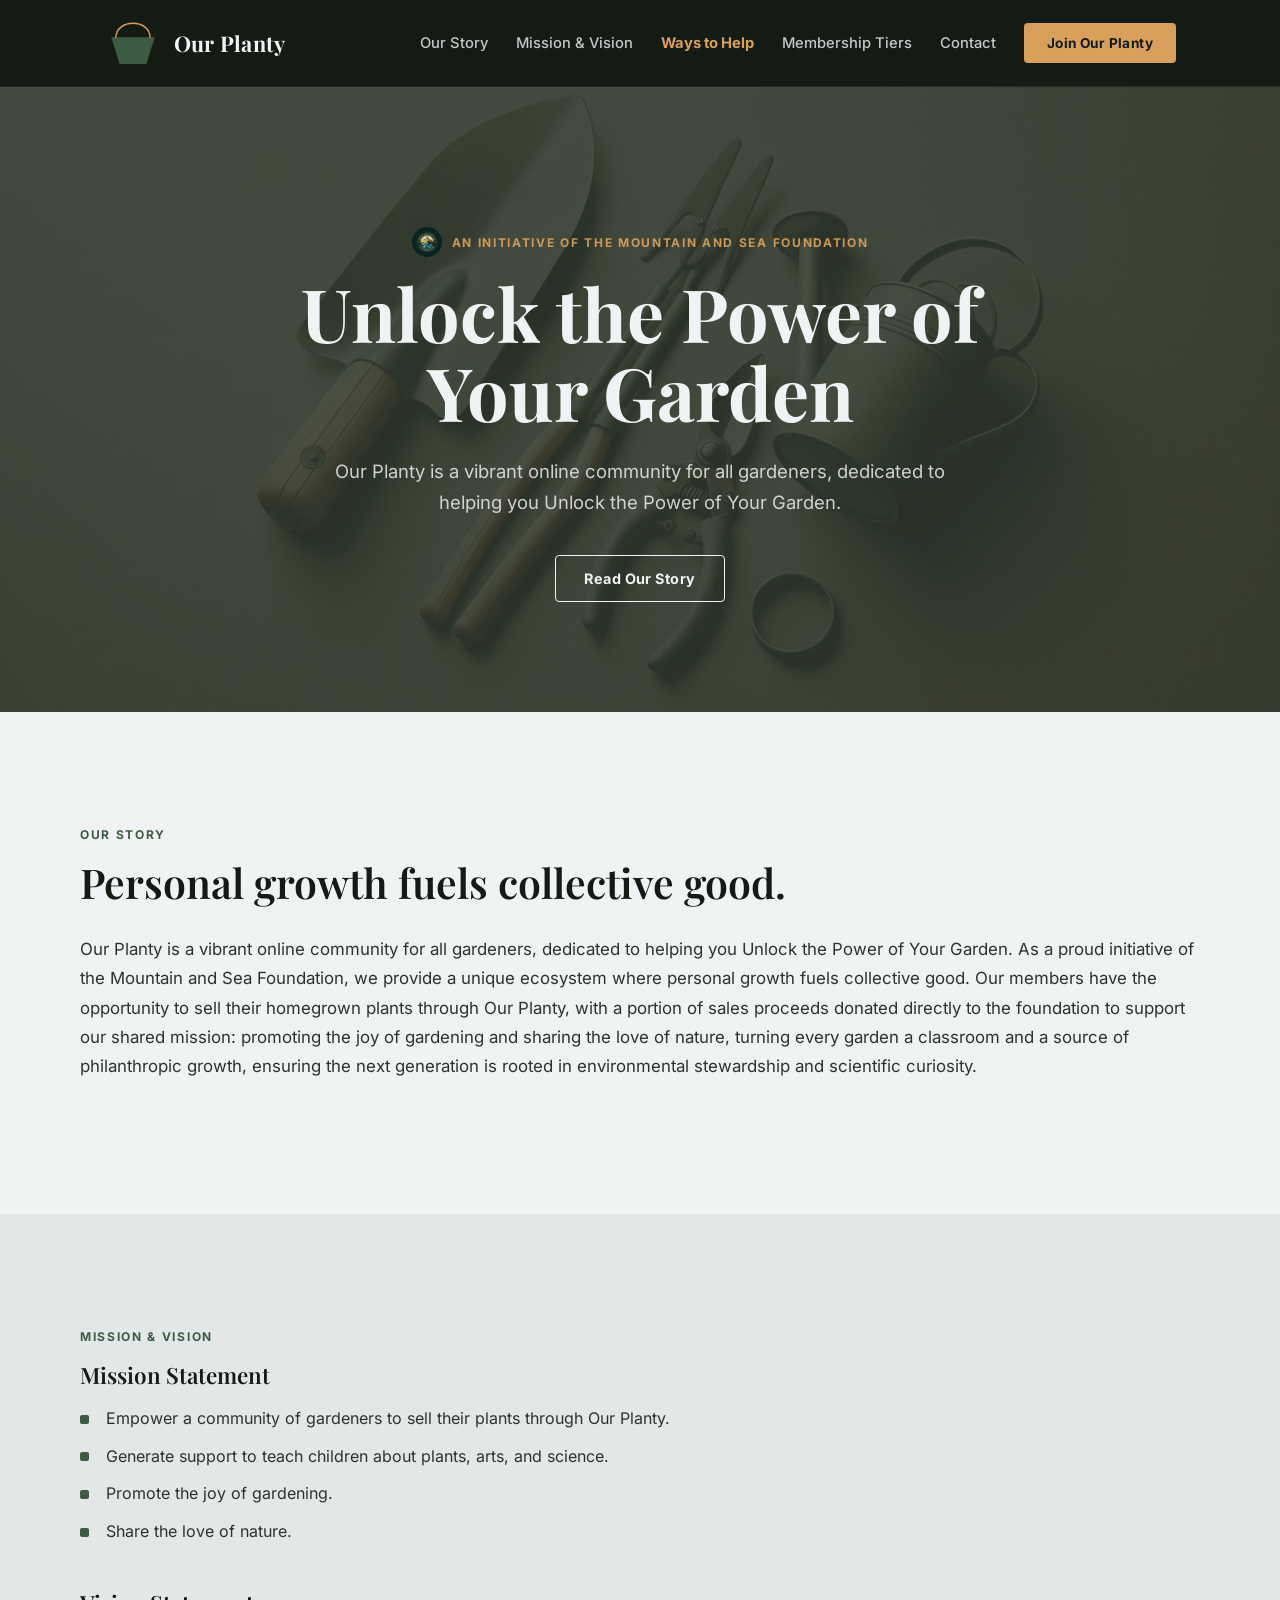
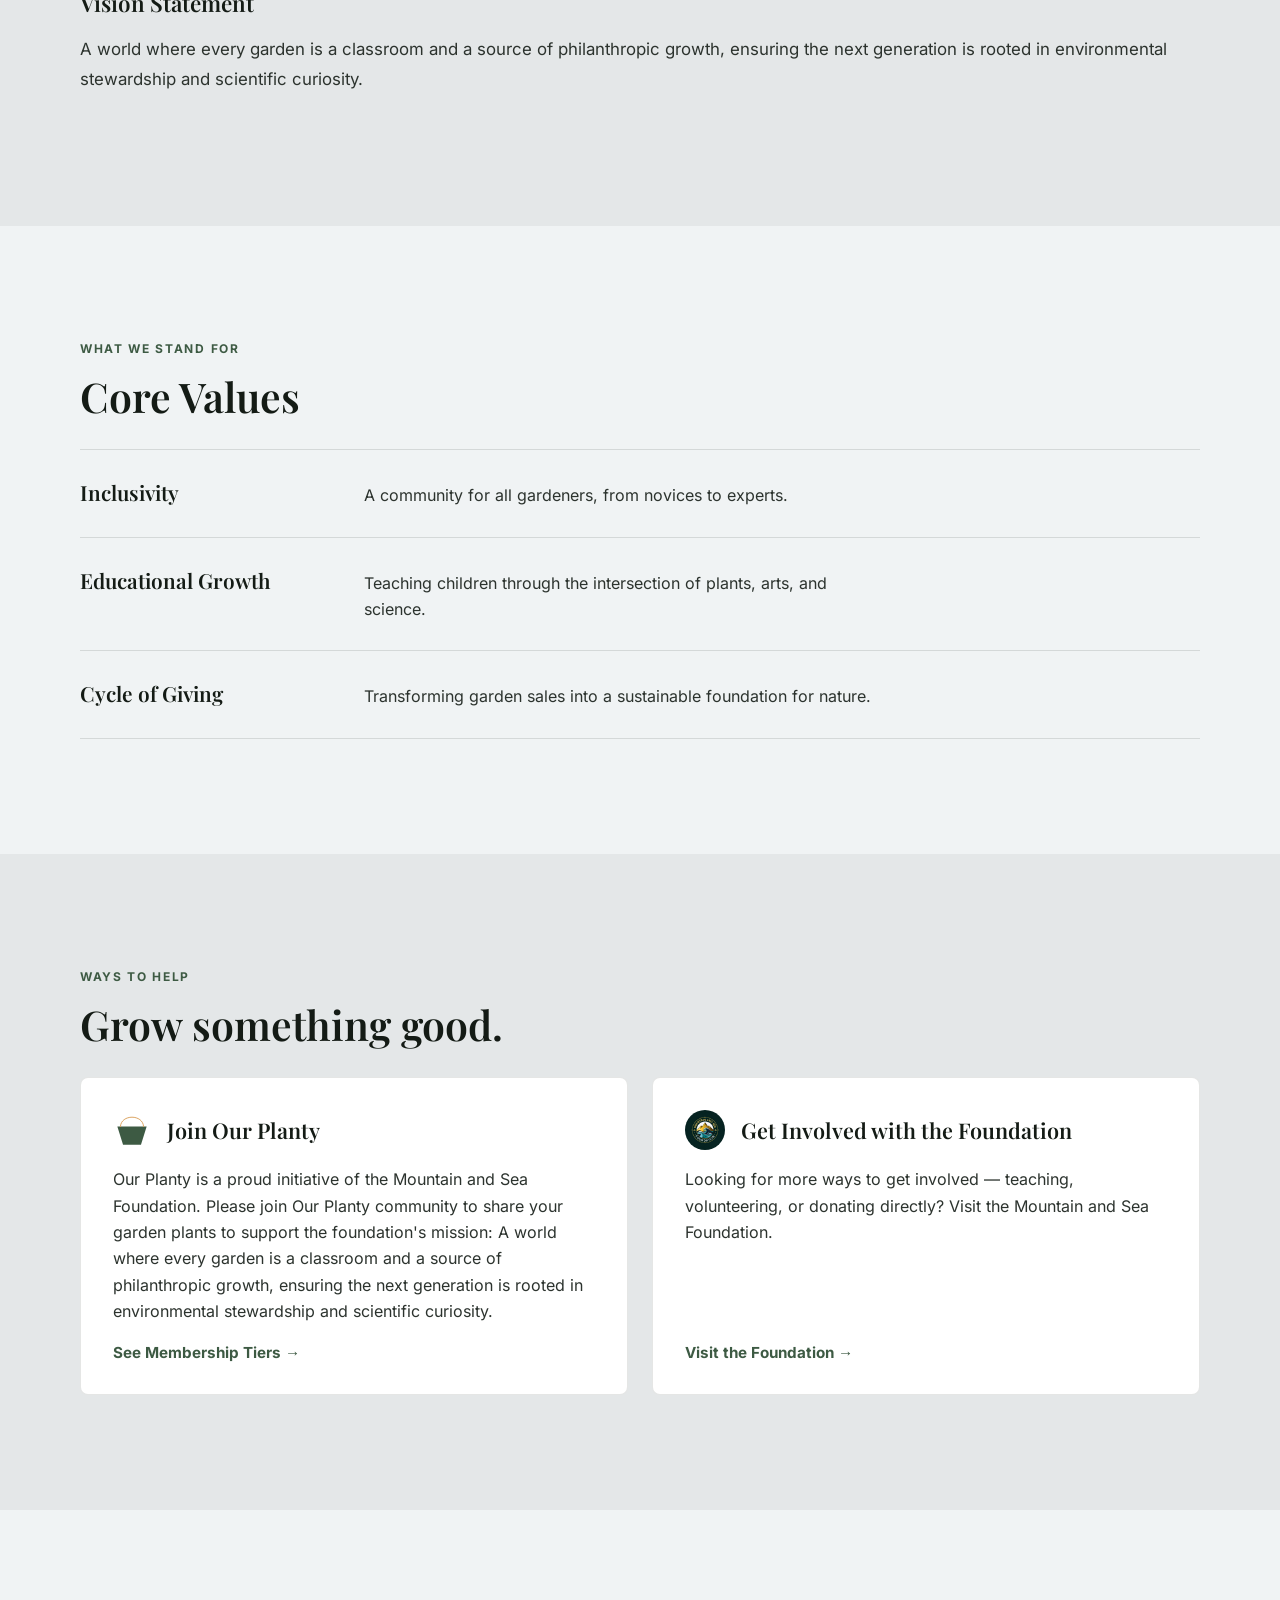
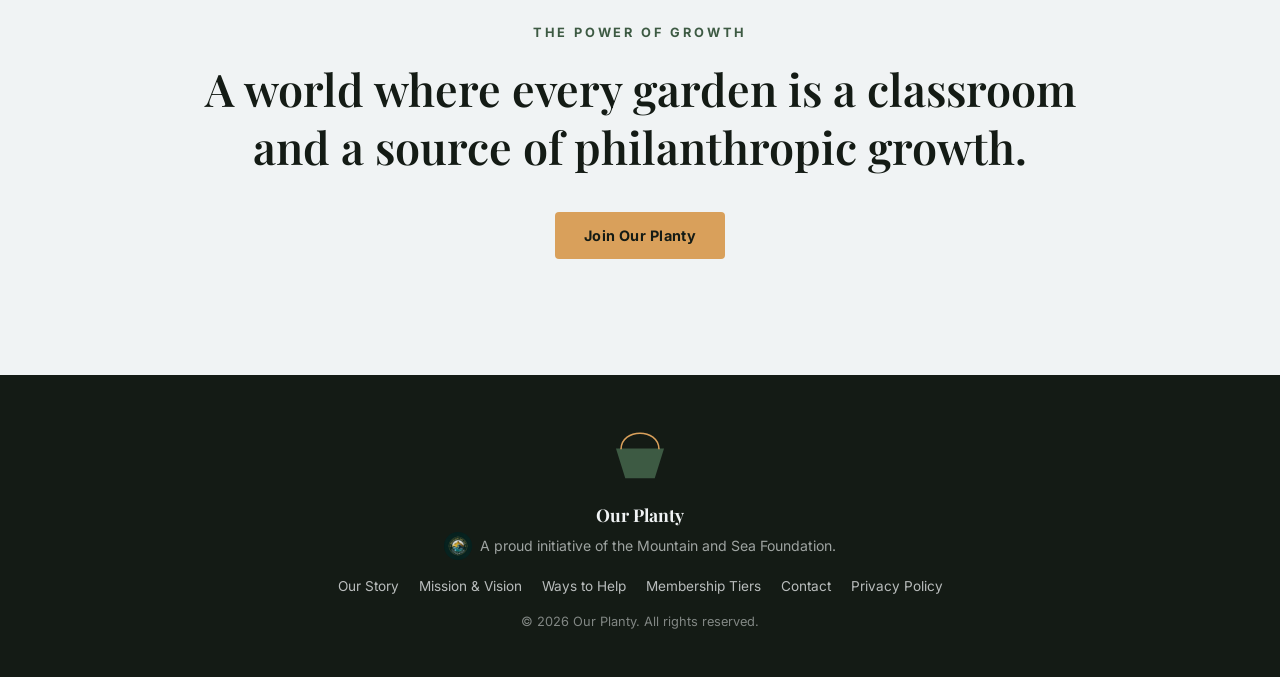
<file: index.html>
<!DOCTYPE html>
<html lang="en">
<head>
<meta charset="UTF-8">
<meta name="viewport" content="width=device-width, initial-scale=1.0">
<title>Our Planty — Unlock the Power of Your Garden</title>
<meta name="description" content="Our Planty is a community of gardeners who sell what they grow — with proceeds supporting the Mountain and Sea Foundation's gardening and education programs.">
<link rel="icon" type="image/svg+xml" href="assets/favicon.svg">
<link rel="icon" type="image/png" href="assets/favicon.png">
<link rel="stylesheet" href="style.css">
</head>
<body>

<a class="skip-link" href="#story">Skip to content</a>

<header class="nav">
  <div class="nav-inner">
    <a href="https://ourplanty.com" class="nav-brand">
      <svg class="nav-logo" viewBox="0 0 320 330" fill="none" xmlns="http://www.w3.org/2000/svg" role="img" aria-label="Our Planty">
        <polygon points="36,132 284,132 236,285 84,285" fill="#3D5A43"/>
        <path d="M 62 135 C 65 25, 255 25, 258 135" stroke="#D9A05B" stroke-width="8" fill="none"/>
      </svg>
      <span class="nav-wordmark">Our Planty</span>
    </a>
    <nav class="nav-links" aria-label="Primary">
      <a href="#story">Our Story</a>
      <a href="#mission">Mission &amp; Vision</a>
      <a href="#help">Ways to Help</a>
      <a href="membership.html">Membership Tiers</a>
      <a href="contact.html">Contact</a>
    </nav>
    <a href="membership.html" class="btn btn-brass nav-cta">Join Our Planty</a>
    <button class="nav-toggle" aria-label="Open menu" aria-expanded="false" aria-controls="mobile-menu">
      <span></span><span></span><span></span>
    </button>
  </div>
  <nav id="mobile-menu" class="mobile-menu" aria-label="Mobile">
    <a href="#story">Our Story</a>
    <a href="#mission">Mission &amp; Vision</a>
    <a href="#help">Ways to Help</a>
    <a href="membership.html">Membership Tiers</a>
    <a href="contact.html">Contact</a>
    <a href="membership.html" class="btn btn-brass">Join Our Planty</a>
  </nav>
</header>

<main>

  <section class="hero">
    <img src="assets/GardenTools.png" alt="" aria-hidden="true" class="hero-bg-img" loading="eager">
    <div class="hero-inner">
      <a href="https://mountainandseafoundation.org" class="hero-credit" target="_blank" rel="noopener">
        <img src="assets/mountain-and-sea-logo.png" alt="Mountain and Sea Foundation" class="hero-credit-logo">
        <span class="eyebrow eyebrow-light">An initiative of the Mountain and Sea Foundation</span>
      </a>
      <h1 class="hero-headline">Unlock the Power of Your Garden</h1>
      <p class="hero-sub">Our Planty is a vibrant online community for all gardeners, dedicated to helping you Unlock the Power of Your Garden.</p>
      <div class="hero-actions">
        <a href="#story" class="btn btn-ghost">Read Our Story</a>
      </div>
    </div>
  </section>

  <section class="section section-light" id="story">
    <p class="eyebrow">Our Story</p>
    <h2 class="section-heading">Personal growth fuels collective good.</h2>
    <p class="body-text">Our Planty is a vibrant online community for all gardeners, dedicated to helping you Unlock the Power of Your Garden. As a proud initiative of the Mountain and Sea Foundation, we provide a unique ecosystem where personal growth fuels collective good. Our members have the opportunity to sell their homegrown plants through Our Planty, with a portion of sales proceeds donated directly to the foundation to support our shared mission: promoting the joy of gardening and sharing the love of nature, turning every garden a classroom and a source of philanthropic growth, ensuring the next generation is rooted in environmental stewardship and scientific curiosity.</p>
  </section>

  <section class="section section-tint" id="mission">
    <p class="eyebrow">Mission &amp; Vision</p>
    <h2 class="visually-hidden">Mission &amp; Vision</h2>
    <div class="mv-flow">
      <div class="mv-block">
        <h3>Mission Statement</h3>
        <ul class="bullet-list">
          <li>Empower a community of gardeners to sell their plants through Our Planty.</li>
          <li>Generate support to teach children about plants, arts, and science.</li>
          <li>Promote the joy of gardening.</li>
          <li>Share the love of nature.</li>
        </ul>
      </div>
      <div class="mv-block">
        <h3>Vision Statement</h3>
        <p class="body-text">A world where every garden is a classroom and a source of philanthropic growth, ensuring the next generation is rooted in environmental stewardship and scientific curiosity.</p>
      </div>
    </div>
  </section>

  <section class="section section-light" id="values">
    <p class="eyebrow">What We Stand For</p>
    <h2 class="section-heading">Core Values</h2>
    <div class="values-flow">
      <article class="value-block">
        <h3>Inclusivity</h3>
        <p>A community for all gardeners, from novices to experts.</p>
      </article>
      <article class="value-block">
        <h3>Educational Growth</h3>
        <p>Teaching children through the intersection of plants, arts, and science.</p>
      </article>
      <article class="value-block">
        <h3>Cycle of Giving</h3>
        <p>Transforming garden sales into a sustainable foundation for nature.</p>
      </article>
    </div>
  </section>

  <section class="section section-tint" id="help">
    <p class="eyebrow">Ways to Help</p>
    <h2 class="section-heading">Grow something good.</h2>
    <div class="help-grid">
      <article class="help-card">
        <div class="help-card-head">
          <a href="membership.html" aria-label="Our Planty" class="icon-chip">
            <svg class="planty-mark" viewBox="0 0 320 330" fill="none" xmlns="http://www.w3.org/2000/svg" aria-hidden="true">
              <polygon points="36,132 284,132 236,285 84,285" fill="#3D5A43"/>
              <path d="M 62 135 C 65 25, 255 25, 258 135" stroke="#D9A05B" stroke-width="8" fill="none"/>
            </svg>
          </a>
          <h3>Join Our Planty</h3>
        </div>
        <p>Our Planty is a proud initiative of the Mountain and Sea Foundation. Please join Our Planty community to share your garden plants to support the foundation's mission: A world where every garden is a classroom and a source of philanthropic growth, ensuring the next generation is rooted in environmental stewardship and scientific curiosity.</p>
        <a href="membership.html" class="support-link">See Membership Tiers &rarr;</a>
      </article>
      <article class="help-card">
        <div class="help-card-head">
          <a href="https://mountainandseafoundation.org" target="_blank" rel="noopener" aria-label="Mountain and Sea Foundation">
            <img src="assets/mountain-and-sea-logo.png" alt="Mountain and Sea Foundation" class="help-card-logo">
          </a>
          <h3>Get Involved with the Foundation</h3>
        </div>
        <p>Looking for more ways to get involved — teaching, volunteering, or donating directly? Visit the Mountain and Sea Foundation.</p>
        <a href="https://mountainandseafoundation.org" class="support-link" target="_blank" rel="noopener">Visit the Foundation &rarr;</a>
      </article>
    </div>
  </section>

  <section class="closing">
    <p class="closing-tagline">The Power of Growth</p>
    <h2 class="closing-heading">A world where every garden is a classroom and a source of philanthropic growth.</h2>
    <div class="hero-actions">
      <a href="membership.html" class="btn btn-brass">Join Our Planty</a>
    </div>
  </section>

</main>

<footer class="footer">
  <a href="https://ourplanty.com" aria-label="Our Planty" class="footer-logo-link">
    <svg class="footer-logo" viewBox="0 0 320 330" fill="none" xmlns="http://www.w3.org/2000/svg" role="img" aria-label="Our Planty">
        <polygon points="36,132 284,132 236,285 84,285" fill="#3D5A43"/>
        <path d="M 62 135 C 65 25, 255 25, 258 135" stroke="#D9A05B" stroke-width="8" fill="none"/>
      </svg>
  </a>
  <p class="footer-wordmark">Our Planty</p>
  <a href="https://mountainandseafoundation.org" class="footer-credit" target="_blank" rel="noopener">
    <img src="assets/mountain-and-sea-logo.png" alt="Mountain and Sea Foundation" class="footer-credit-logo">
    <span class="footer-sub">A proud initiative of the Mountain and Sea Foundation.</span>
  </a>
  <nav class="footer-links" aria-label="Footer">
    <a href="index.html#story">Our Story</a>
    <a href="index.html#mission">Mission &amp; Vision</a>
    <a href="index.html#help">Ways to Help</a>
    <a href="membership.html">Membership Tiers</a>
    <a href="contact.html">Contact</a>
    <a href="privacy.html">Privacy Policy</a>
  </nav>
  <p class="footer-copy">&copy; <span id="year"></span> Our Planty. All rights reserved.</p>
</footer>

<script src="script.js"></script>
</body>
</html>
</file>
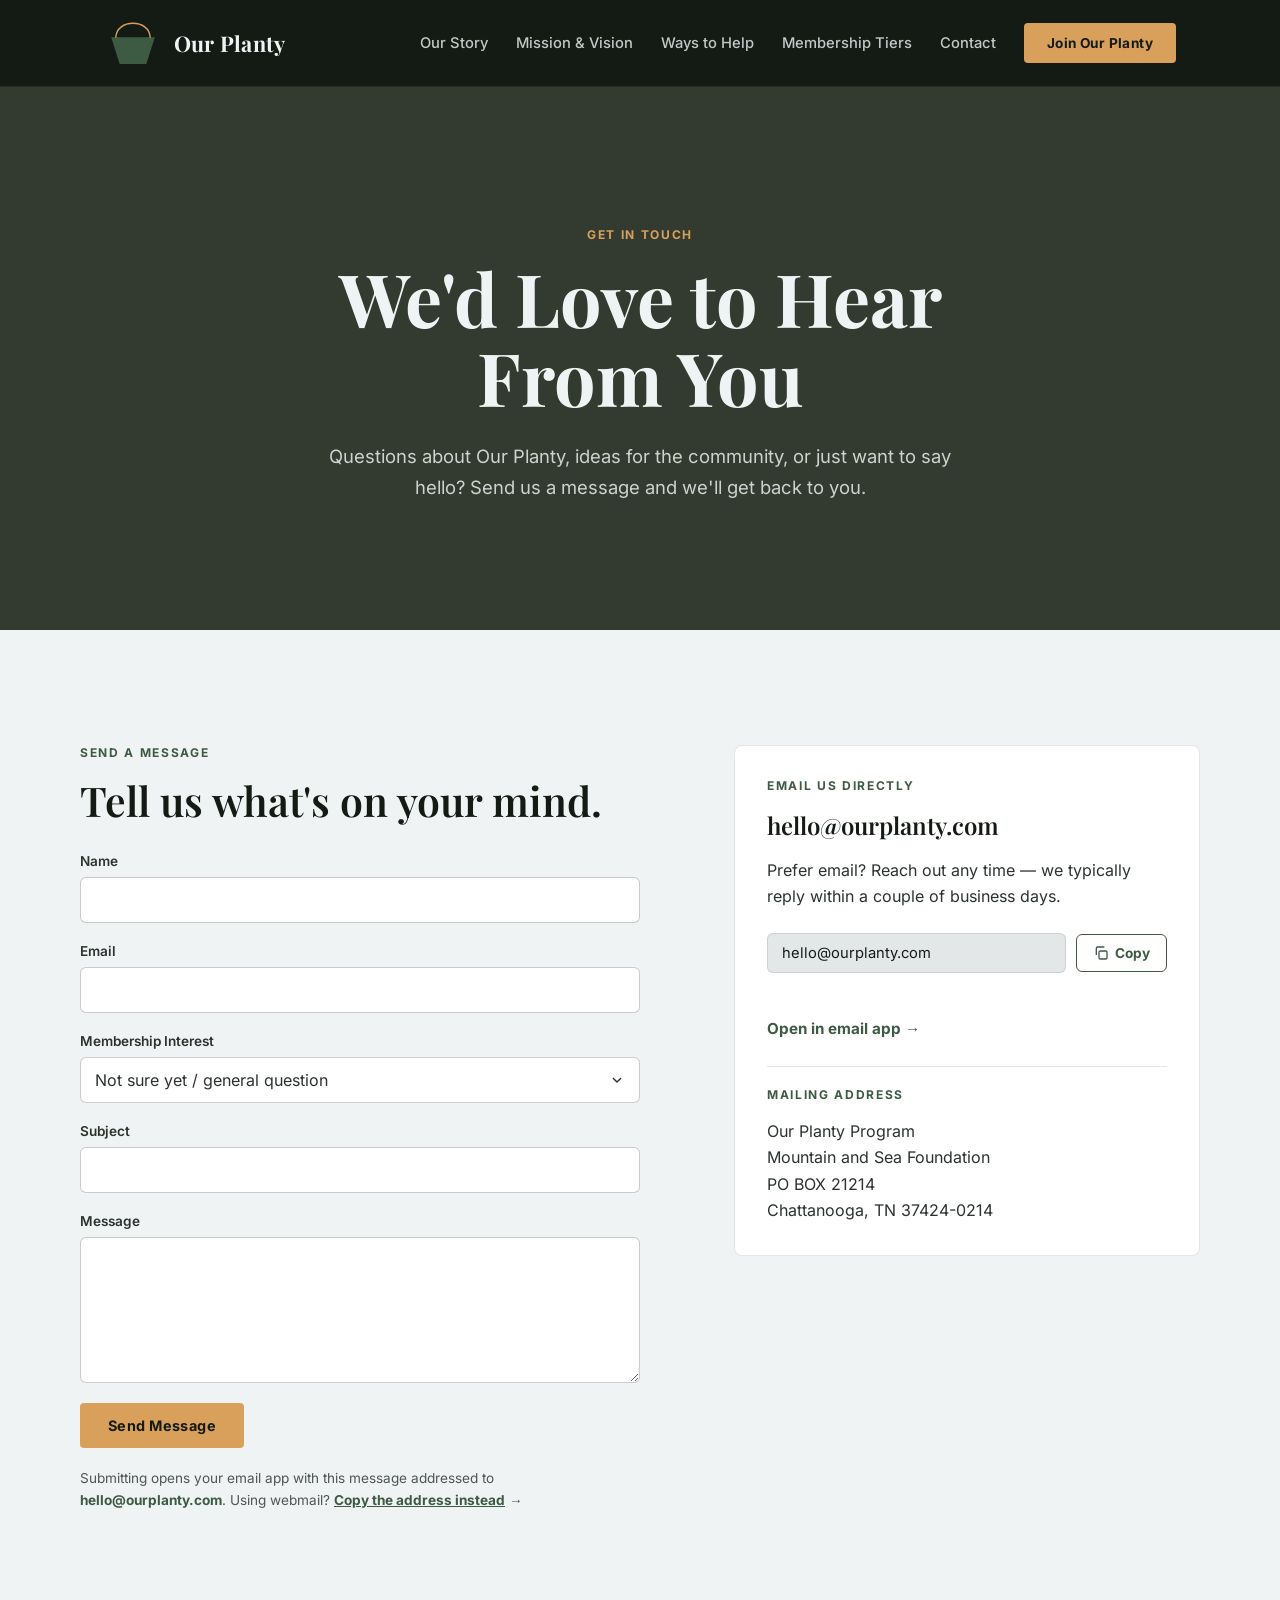
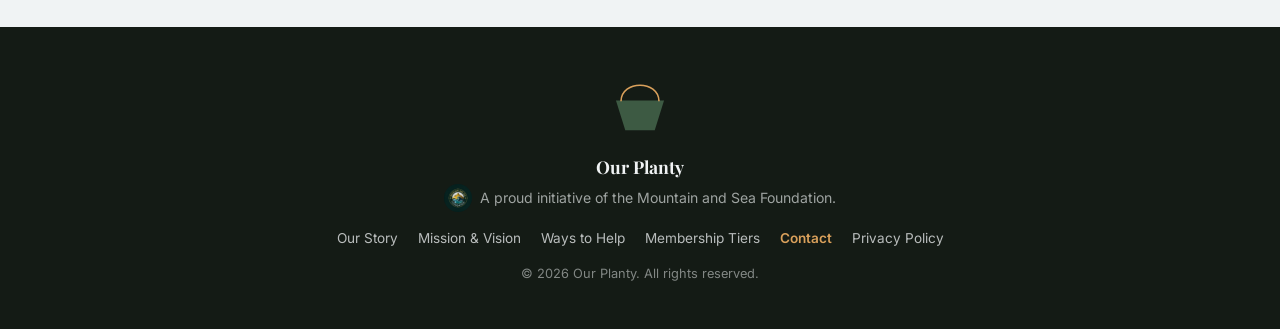
<file: contact.html>
<!DOCTYPE html>
<html lang="en">
<head>
<meta charset="UTF-8">
<meta name="viewport" content="width=device-width, initial-scale=1.0">
<title>Contact Us — Our Planty</title>
<meta name="description" content="Get in touch with Our Planty. Email hello@ourplanty.com or send us a message directly.">
<link rel="icon" type="image/svg+xml" href="assets/favicon.svg">
<link rel="icon" type="image/png" href="assets/favicon.png">
<link rel="stylesheet" href="style.css">
</head>
<body>

<a class="skip-link" href="#contact-main">Skip to content</a>

<header class="nav">
  <div class="nav-inner">
    <a href="https://ourplanty.com" class="nav-brand">
      <svg class="nav-logo" viewBox="0 0 320 330" fill="none" xmlns="http://www.w3.org/2000/svg" role="img" aria-label="Our Planty">
        <polygon points="36,132 284,132 236,285 84,285" fill="#3D5A43"/>
        <path d="M 62 135 C 65 25, 255 25, 258 135" stroke="#D9A05B" stroke-width="8" fill="none"/>
      </svg>
      <span class="nav-wordmark">Our Planty</span>
    </a>
    <nav class="nav-links" aria-label="Primary">
      <a href="index.html#story">Our Story</a>
      <a href="index.html#mission">Mission &amp; Vision</a>
      <a href="index.html#help">Ways to Help</a>
      <a href="membership.html">Membership Tiers</a>
      <a href="contact.html" aria-current="page">Contact</a>
    </nav>
    <a href="membership.html" class="btn btn-brass nav-cta">Join Our Planty</a>
    <button class="nav-toggle" aria-label="Open menu" aria-expanded="false" aria-controls="mobile-menu">
      <span></span><span></span><span></span>
    </button>
  </div>
  <nav id="mobile-menu" class="mobile-menu" aria-label="Mobile">
    <a href="index.html#story">Our Story</a>
    <a href="index.html#mission">Mission &amp; Vision</a>
    <a href="index.html#help">Ways to Help</a>
    <a href="membership.html">Membership Tiers</a>
    <a href="contact.html" aria-current="page">Contact</a>
    <a href="membership.html" class="btn btn-brass">Join Our Planty</a>
  </nav>
</header>

<main>

  <section class="hero contact-hero">
    <div class="hero-inner">
      <p class="eyebrow eyebrow-light">Get in Touch</p>
      <h1 class="hero-headline contact-headline">We'd Love to Hear From You</h1>
      <p class="hero-sub">Questions about Our Planty, ideas for the community, or just want to say hello? Send us a message and we'll get back to you.</p>
    </div>
  </section>

  <section class="section section-light" id="contact-main">
    <div class="contact-grid">

      <div class="contact-form-wrap">
        <p class="eyebrow">Send a Message</p>
        <h2 class="section-heading">Tell us what's on your mind.</h2>
        <form class="contact-form" id="contact-form">
          <div class="form-row">
            <label for="cf-name">Name</label>
            <input type="text" id="cf-name" name="name" autocomplete="name" required>
          </div>
          <div class="form-row">
            <label for="cf-email">Email</label>
            <input type="email" id="cf-email" name="email" autocomplete="email" required>
          </div>
          <div class="form-row">
            <label for="cf-membership">Membership Interest</label>
            <select id="cf-membership" name="membership">
              <option value="">Not sure yet / general question</option>
              <option value="Dirt Digger">Dirt Digger — just getting started ($15 join fee)</option>
              <option value="Petal Pusher">Petal Pusher — 5 sales or $150 in lifetime sales</option>
              <option value="Terra Titan">Terra Titan — 20 sales or $600 in lifetime sales</option>
              <option value="Bloom Royalty">Bloom Royalty — 60 sales or $2,000 in lifetime sales</option>
            </select>
          </div>
          <div class="form-row">
            <label for="cf-subject">Subject</label>
            <input type="text" id="cf-subject" name="subject" autocomplete="off">
          </div>
          <div class="form-row">
            <label for="cf-message">Message</label>
            <textarea id="cf-message" name="message" rows="6" required></textarea>
          </div>
          <button type="submit" class="btn btn-brass">Send Message</button>
          <p class="form-note" id="form-note">Submitting opens your email app with this message addressed to <strong>hello@ourplanty.com</strong>. Using webmail? <a href="#email-info">Copy the address instead</a> &rarr;</p>
          <p class="form-status" id="form-status" role="status" aria-live="polite"></p>
        </form>
      </div>

      <aside class="contact-info-card" id="email-info">
        <p class="eyebrow">Email Us Directly</p>
        <h2>hello@ourplanty.com</h2>
        <p class="contact-info-text">Prefer email? Reach out any time — we typically reply within a couple of business days.</p>
        <div class="email-copy-row">
          <code class="email-display" id="email-display">hello@ourplanty.com</code>
          <button type="button" class="copy-btn" id="copy-email-btn" aria-label="Copy email address to clipboard">
            <svg class="copy-icon" viewBox="0 0 24 24" fill="none" xmlns="http://www.w3.org/2000/svg" aria-hidden="true">
              <rect x="9" y="9" width="12" height="12" rx="2" stroke="currentColor" stroke-width="2"/>
              <path d="M5 15V5a2 2 0 0 1 2-2h10" stroke="currentColor" stroke-width="2"/>
            </svg>
            <span class="copy-btn-label">Copy</span>
          </button>
        </div>
        <p class="copy-feedback" id="copy-feedback" role="status" aria-live="polite"></p>
        <a href="mailto:hello@ourplanty.com" class="support-link mailto-fallback">Open in email app &rarr;</a>

        <hr class="contact-divider">

        <p class="eyebrow" style="margin-top:0;">Mailing Address</p>
        <address class="contact-info-text" style="font-style:normal; margin-bottom:0;">
          Our Planty Program<br>
          Mountain and Sea Foundation<br>
          PO BOX 21214<br>
          Chattanooga, TN 37424-0214
        </address>
      </aside>

    </div>
  </section>

</main>

<footer class="footer">
  <a href="https://ourplanty.com" aria-label="Our Planty" class="footer-logo-link">
    <svg class="footer-logo" viewBox="0 0 320 330" fill="none" xmlns="http://www.w3.org/2000/svg" role="img" aria-label="Our Planty">
        <polygon points="36,132 284,132 236,285 84,285" fill="#3D5A43"/>
        <path d="M 62 135 C 65 25, 255 25, 258 135" stroke="#D9A05B" stroke-width="8" fill="none"/>
      </svg>
  </a>
  <p class="footer-wordmark">Our Planty</p>
  <a href="https://mountainandseafoundation.org" class="footer-credit" target="_blank" rel="noopener">
    <img src="assets/mountain-and-sea-logo.png" alt="Mountain and Sea Foundation" class="footer-credit-logo">
    <span class="footer-sub">A proud initiative of the Mountain and Sea Foundation.</span>
  </a>
  <nav class="footer-links" aria-label="Footer">
    <a href="index.html#story">Our Story</a>
    <a href="index.html#mission">Mission &amp; Vision</a>
    <a href="index.html#help">Ways to Help</a>
    <a href="membership.html">Membership Tiers</a>
    <a href="contact.html" aria-current="page">Contact</a>
    <a href="privacy.html">Privacy Policy</a>
  </nav>
  <p class="footer-copy">&copy; <span id="year"></span> Our Planty. All rights reserved.</p>
</footer>

<script src="script.js"></script>
</body>
</html>
</file>
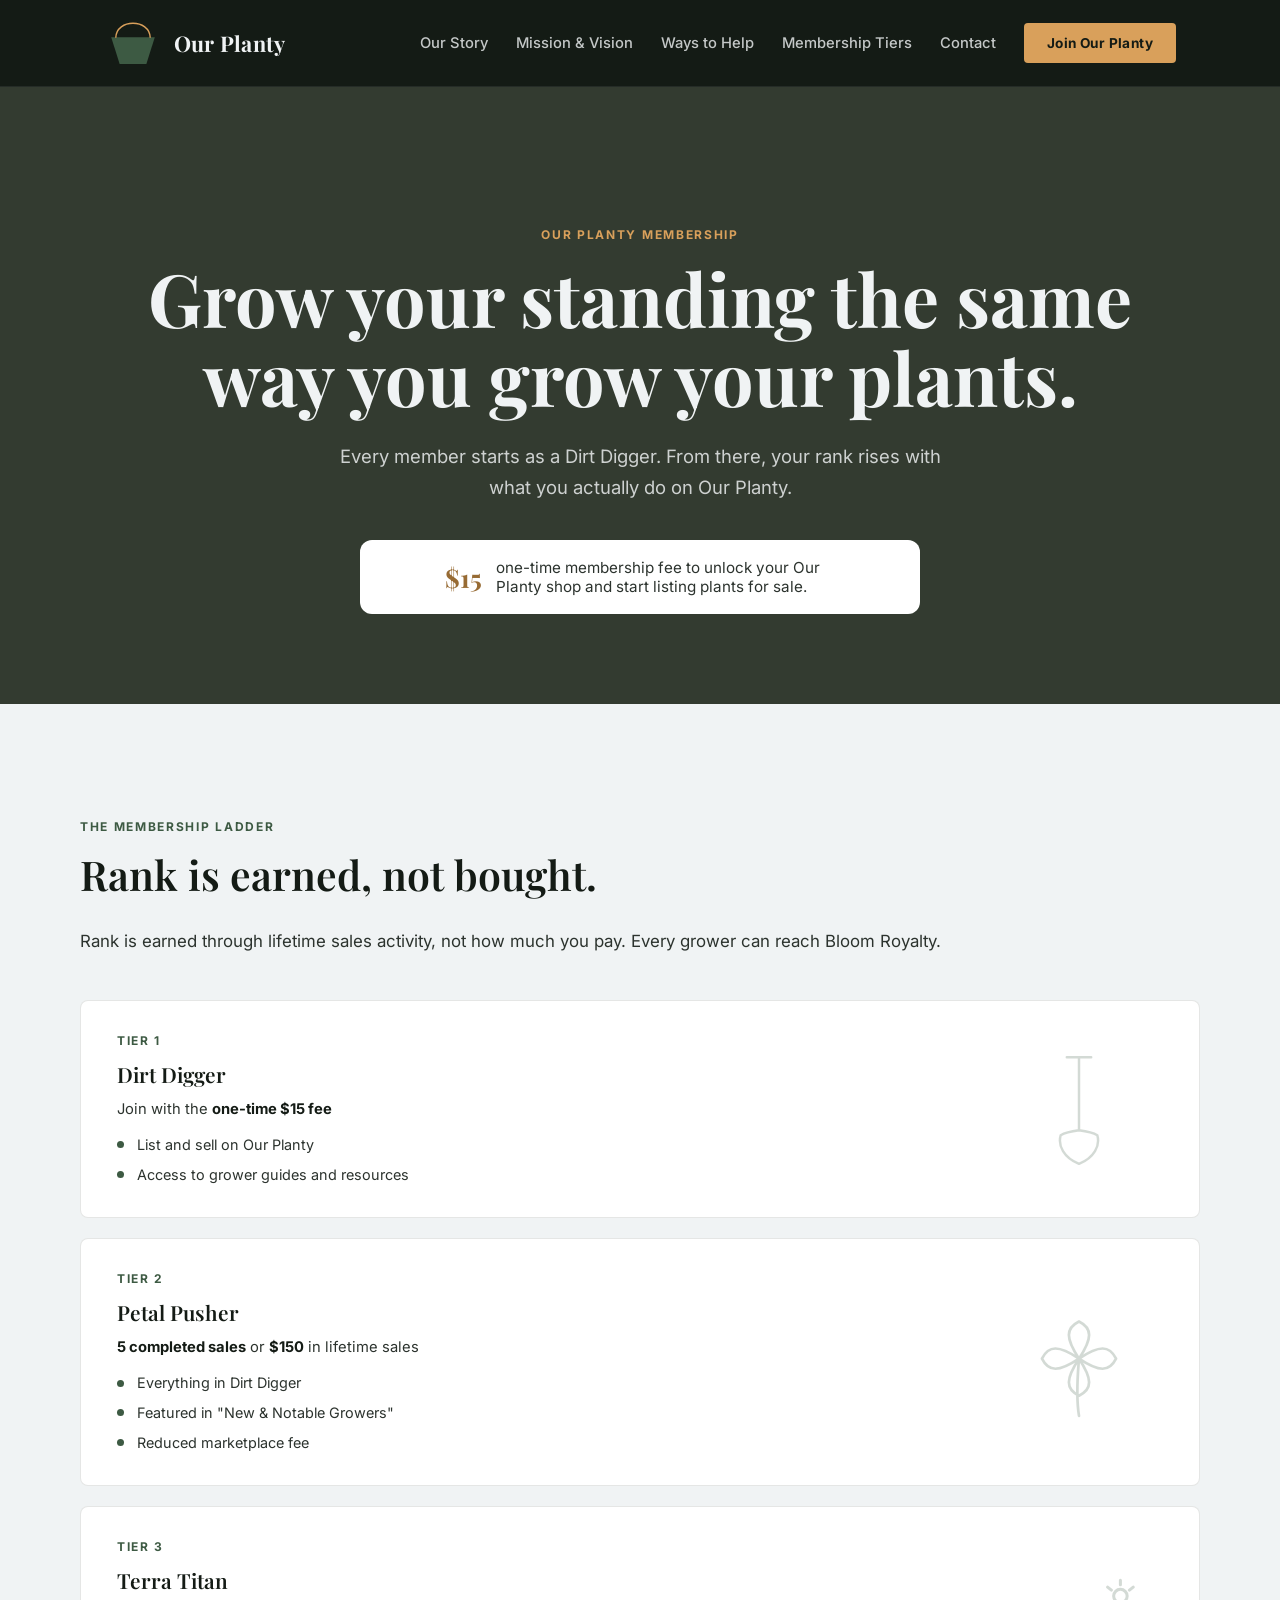
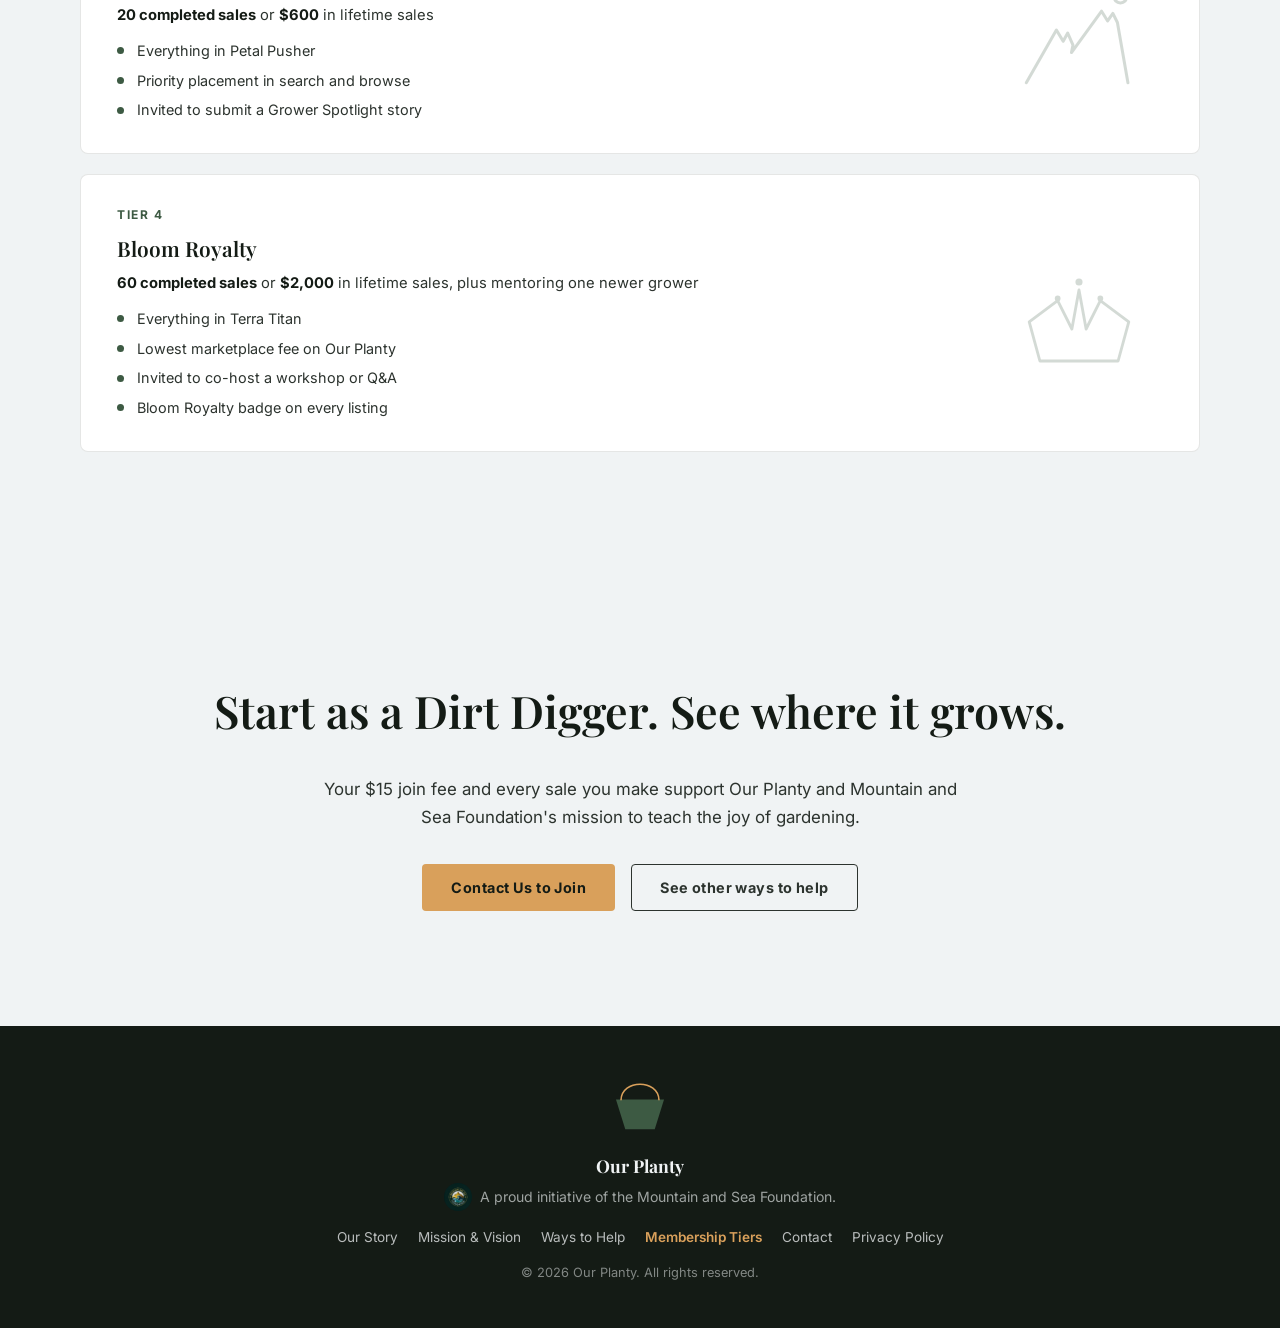
<file: membership.html>
<!DOCTYPE html>
<html lang="en">
<head>
<meta charset="UTF-8">
<meta name="viewport" content="width=device-width, initial-scale=1.0">
<title>Membership — Our Planty</title>
<meta name="description" content="Join Our Planty and grow through the ranks — from Dirt Digger to Bloom Royalty — based on your activity and sales, not a price tag.">
<link rel="icon" type="image/svg+xml" href="assets/favicon.svg">
<link rel="icon" type="image/png" href="assets/favicon.png">
<link rel="stylesheet" href="style.css">
</head>
<body>

<a class="skip-link" href="#tiers">Skip to content</a>

<header class="nav">
  <div class="nav-inner">
    <a href="https://ourplanty.com" class="nav-brand">
      <svg class="nav-logo" viewBox="0 0 320 330" fill="none" xmlns="http://www.w3.org/2000/svg" role="img" aria-label="Our Planty">
        <polygon points="36,132 284,132 236,285 84,285" fill="#3D5A43"/>
        <path d="M 62 135 C 65 25, 255 25, 258 135" stroke="#D9A05B" stroke-width="8" fill="none"/>
      </svg>
      <span class="nav-wordmark">Our Planty</span>
    </a>
    <nav class="nav-links" aria-label="Primary">
      <a href="index.html#story">Our Story</a>
      <a href="index.html#mission">Mission &amp; Vision</a>
      <a href="index.html#help">Ways to Help</a>
      <a href="membership.html" aria-current="page">Membership Tiers</a>
      <a href="contact.html">Contact</a>
    </nav>
    <a href="membership.html" class="btn btn-brass nav-cta">Join Our Planty</a>
    <button class="nav-toggle" aria-label="Open menu" aria-expanded="false" aria-controls="mobile-menu">
      <span></span><span></span><span></span>
    </button>
  </div>
  <nav id="mobile-menu" class="mobile-menu" aria-label="Mobile">
    <a href="index.html#story">Our Story</a>
    <a href="index.html#mission">Mission &amp; Vision</a>
    <a href="index.html#help">Ways to Help</a>
    <a href="membership.html" aria-current="page">Membership Tiers</a>
    <a href="contact.html">Contact</a>
    <a href="membership.html" class="btn btn-brass">Join Our Planty</a>
  </nav>
</header>

<main>

  <section class="hero membership-hero">
    <div class="hero-inner membership-hero-inner">
      <p class="eyebrow eyebrow-light">Our Planty Membership</p>
      <h1 class="hero-headline membership-headline">Grow your standing the same way you grow your plants.</h1>
      <p class="hero-sub">Every member starts as a Dirt Digger. From there, your rank rises with what you actually do on Our Planty.</p>

      <div class="fee-callout">
        <span class="fee-amount">$15</span>
        <p>one-time membership fee to unlock your Our Planty shop and start listing plants for sale.</p>
      </div>
    </div>
  </section>

  <section class="section section-light" id="tiers">
    <p class="eyebrow">The Membership Ladder</p>
    <h2 class="section-heading">Rank is earned, not bought.</h2>
    <p class="body-text tiers-sub">Rank is earned through lifetime sales activity, not how much you pay. Every grower can reach Bloom Royalty.</p>

    <div class="tier-grid">

      <article class="tier-card">
        <svg class="tier-watermark" viewBox="0 0 140 210" fill="none" xmlns="http://www.w3.org/2000/svg" aria-hidden="true" stroke="currentColor" stroke-width="4" stroke-linecap="round" stroke-linejoin="round">
          <path d="M50 20 L90 20 L70 20 L70 140
                   C55 142 45 145 40 148
                   C35 165 45 185 70 195
                   C95 185 105 165 100 148
                   C95 145 85 142 70 140"/>
        </svg>
        <div class="tier-content">
          <span class="tier-rank">Tier 1</span>
          <div class="tier-name-row">
            <span class="tier-badge" aria-hidden="true">
              <svg viewBox="0 0 140 210" fill="none" xmlns="http://www.w3.org/2000/svg" stroke="currentColor" stroke-width="4" stroke-linecap="round" stroke-linejoin="round">
                <path d="M50 20 L90 20 L70 20 L70 140
                         C55 142 45 145 40 148
                         C35 165 45 185 70 195
                         C95 185 105 165 100 148
                         C95 145 85 142 70 140"/>
              </svg>
            </span>
            <h3 class="tier-name">Dirt Digger</h3>
          </div>
          <p class="tier-requirement">Join with the <strong>one-time $15 fee</strong></p>
          <ul class="tier-perks">
            <li>List and sell on Our Planty</li>
            <li>Access to grower guides and resources</li>
          </ul>
        </div>
      </article>

      <article class="tier-card">
        <svg class="tier-watermark" viewBox="0 0 170 190" fill="none" xmlns="http://www.w3.org/2000/svg" aria-hidden="true" stroke="currentColor" stroke-width="4" stroke-linecap="round" stroke-linejoin="round">
          <path d="M85 90
                   C65 60 65 45 85 35
                   C105 45 105 60 85 90
                   C115 70 130 70 140 90
                   C130 110 115 110 85 90
                   C105 120 105 135 85 145
                   C65 135 65 120 85 90
                   C55 110 40 110 30 90
                   C40 70 55 70 85 90
                   C83 115 80 145 85 175"/>
        </svg>
        <div class="tier-content">
          <span class="tier-rank">Tier 2</span>
          <div class="tier-name-row">
            <span class="tier-badge" aria-hidden="true">
              <svg viewBox="0 0 170 190" fill="none" xmlns="http://www.w3.org/2000/svg" stroke="currentColor" stroke-width="4" stroke-linecap="round" stroke-linejoin="round">
                <path d="M85 90
                         C65 60 65 45 85 35
                         C105 45 105 60 85 90
                         C115 70 130 70 140 90
                         C130 110 115 110 85 90
                         C105 120 105 135 85 145
                         C65 135 65 120 85 90
                         C55 110 40 110 30 90
                         C40 70 55 70 85 90
                         C83 115 80 145 85 175"/>
              </svg>
            </span>
            <h3 class="tier-name">Petal Pusher</h3>
          </div>
          <p class="tier-requirement"><strong>5 completed sales</strong> or <strong>$150</strong> in lifetime sales</p>
          <ul class="tier-perks">
            <li>Everything in Dirt Digger</li>
            <li>Featured in "New &amp; Notable Growers"</li>
            <li>Reduced marketplace fee</li>
          </ul>
        </div>
      </article>

      <article class="tier-card">
        <svg class="tier-watermark" viewBox="0 0 170 160" fill="none" xmlns="http://www.w3.org/2000/svg" aria-hidden="true" stroke="currentColor" stroke-width="4" stroke-linecap="round" stroke-linejoin="round">
          <path d="M15 150
                   L55 80
                   L64 95 L70 84 L77 100
                   L75 110
                   L115 55
                   L123 68 L130 58 L136 70
                   L150 150"/>
          <circle cx="140" cy="35" r="9"/>
          <path d="M140 20 L140 14 M152 27 L157 23 M128 27 L123 23"/>
        </svg>
        <div class="tier-content">
          <span class="tier-rank">Tier 3</span>
          <div class="tier-name-row">
            <span class="tier-badge" aria-hidden="true">
              <svg viewBox="0 0 170 160" fill="none" xmlns="http://www.w3.org/2000/svg" stroke="currentColor" stroke-width="4" stroke-linecap="round" stroke-linejoin="round">
                <path d="M15 150
                         L55 80
                         L64 95 L70 84 L77 100
                         L75 110
                         L115 55
                         L123 68 L130 58 L136 70
                         L150 150"/>
                <circle cx="140" cy="35" r="9"/>
                <path d="M140 20 L140 14 M152 27 L157 23 M128 27 L123 23"/>
              </svg>
            </span>
            <h3 class="tier-name">Terra Titan</h3>
          </div>
          <p class="tier-requirement"><strong>20 completed sales</strong> or <strong>$600</strong> in lifetime sales</p>
          <ul class="tier-perks">
            <li>Everything in Petal Pusher</li>
            <li>Priority placement in search and browse</li>
            <li>Invited to submit a Grower Spotlight story</li>
          </ul>
        </div>
      </article>

      <article class="tier-card">
        <svg class="tier-watermark" viewBox="0 0 180 155" fill="none" xmlns="http://www.w3.org/2000/svg" aria-hidden="true" stroke="currentColor" stroke-width="4" stroke-linecap="round" stroke-linejoin="round">
          <path d="M35 145
                   L20 90
                   L60 60
                   L80 100
                   L90 45
                   L100 100
                   L120 60
                   L160 90
                   L145 145
                   Z"/>
          <circle cx="60" cy="57" r="4" fill="currentColor" stroke="none"/>
          <circle cx="90" cy="34" r="5" fill="currentColor" stroke="none"/>
          <circle cx="120" cy="57" r="4" fill="currentColor" stroke="none"/>
        </svg>
        <div class="tier-content">
          <span class="tier-rank">Tier 4</span>
          <div class="tier-name-row">
            <span class="tier-badge" aria-hidden="true">
              <svg viewBox="0 0 180 155" fill="none" xmlns="http://www.w3.org/2000/svg" stroke="currentColor" stroke-width="4" stroke-linecap="round" stroke-linejoin="round">
                <path d="M35 145
                         L20 90
                         L60 60
                         L80 100
                         L90 45
                         L100 100
                         L120 60
                         L160 90
                         L145 145
                         Z"/>
                <circle cx="60" cy="57" r="4" fill="currentColor" stroke="none"/>
                <circle cx="90" cy="34" r="5" fill="currentColor" stroke="none"/>
                <circle cx="120" cy="57" r="4" fill="currentColor" stroke="none"/>
              </svg>
            </span>
            <h3 class="tier-name">Bloom Royalty</h3>
          </div>
          <p class="tier-requirement"><strong>60 completed sales</strong> or <strong>$2,000</strong> in lifetime sales, plus mentoring one newer grower</p>
          <ul class="tier-perks">
            <li>Everything in Terra Titan</li>
            <li>Lowest marketplace fee on Our Planty</li>
            <li>Invited to co-host a workshop or Q&amp;A</li>
            <li>Bloom Royalty badge on every listing</li>
          </ul>
        </div>
      </article>

    </div>

  </section>

  <section class="closing membership-closing">
    <h2 class="closing-heading">Start as a Dirt Digger. See where it grows.</h2>
    <p class="closing-sub">Your $15 join fee and every sale you make support Our Planty and Mountain and Sea Foundation's mission to teach the joy of gardening.</p>
    <div class="hero-actions">
      <a href="contact.html" class="btn btn-brass">Contact Us to Join</a>
      <a href="index.html#help" class="btn btn-ghost">See other ways to help</a>
    </div>
  </section>

</main>

<footer class="footer">
  <a href="https://ourplanty.com" aria-label="Our Planty" class="footer-logo-link">
    <svg class="footer-logo" viewBox="0 0 320 330" fill="none" xmlns="http://www.w3.org/2000/svg" role="img" aria-label="Our Planty">
        <polygon points="36,132 284,132 236,285 84,285" fill="#3D5A43"/>
        <path d="M 62 135 C 65 25, 255 25, 258 135" stroke="#D9A05B" stroke-width="8" fill="none"/>
      </svg>
  </a>
  <p class="footer-wordmark">Our Planty</p>
  <a href="https://mountainandseafoundation.org" class="footer-credit" target="_blank" rel="noopener">
    <img src="assets/mountain-and-sea-logo.png" alt="Mountain and Sea Foundation" class="footer-credit-logo">
    <span class="footer-sub">A proud initiative of the Mountain and Sea Foundation.</span>
  </a>
  <nav class="footer-links" aria-label="Footer">
    <a href="index.html#story">Our Story</a>
    <a href="index.html#mission">Mission &amp; Vision</a>
    <a href="index.html#help">Ways to Help</a>
    <a href="membership.html" aria-current="page">Membership Tiers</a>
    <a href="contact.html">Contact</a>
    <a href="privacy.html">Privacy Policy</a>
  </nav>
  <p class="footer-copy">&copy; <span id="year"></span> Our Planty. All rights reserved.</p>
</footer>

<script src="script.js"></script>
</body>
</html>
</file>
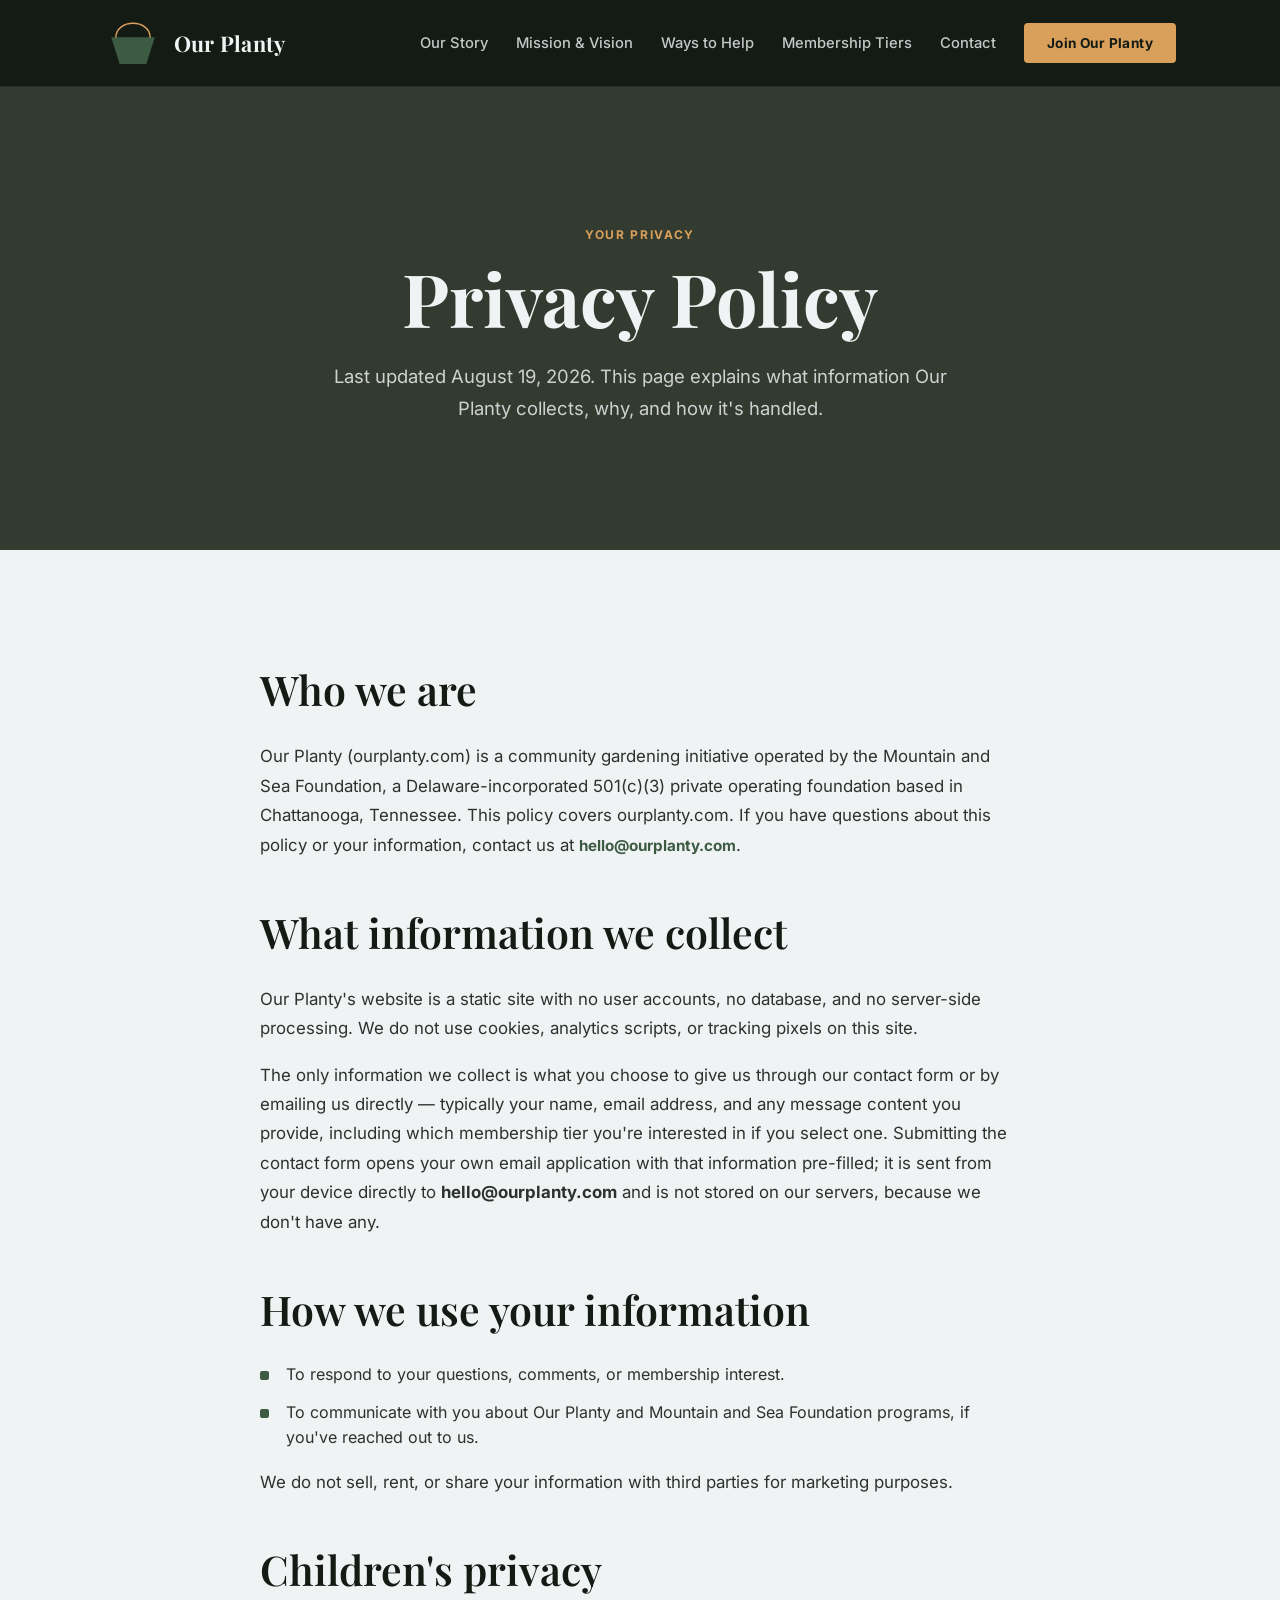
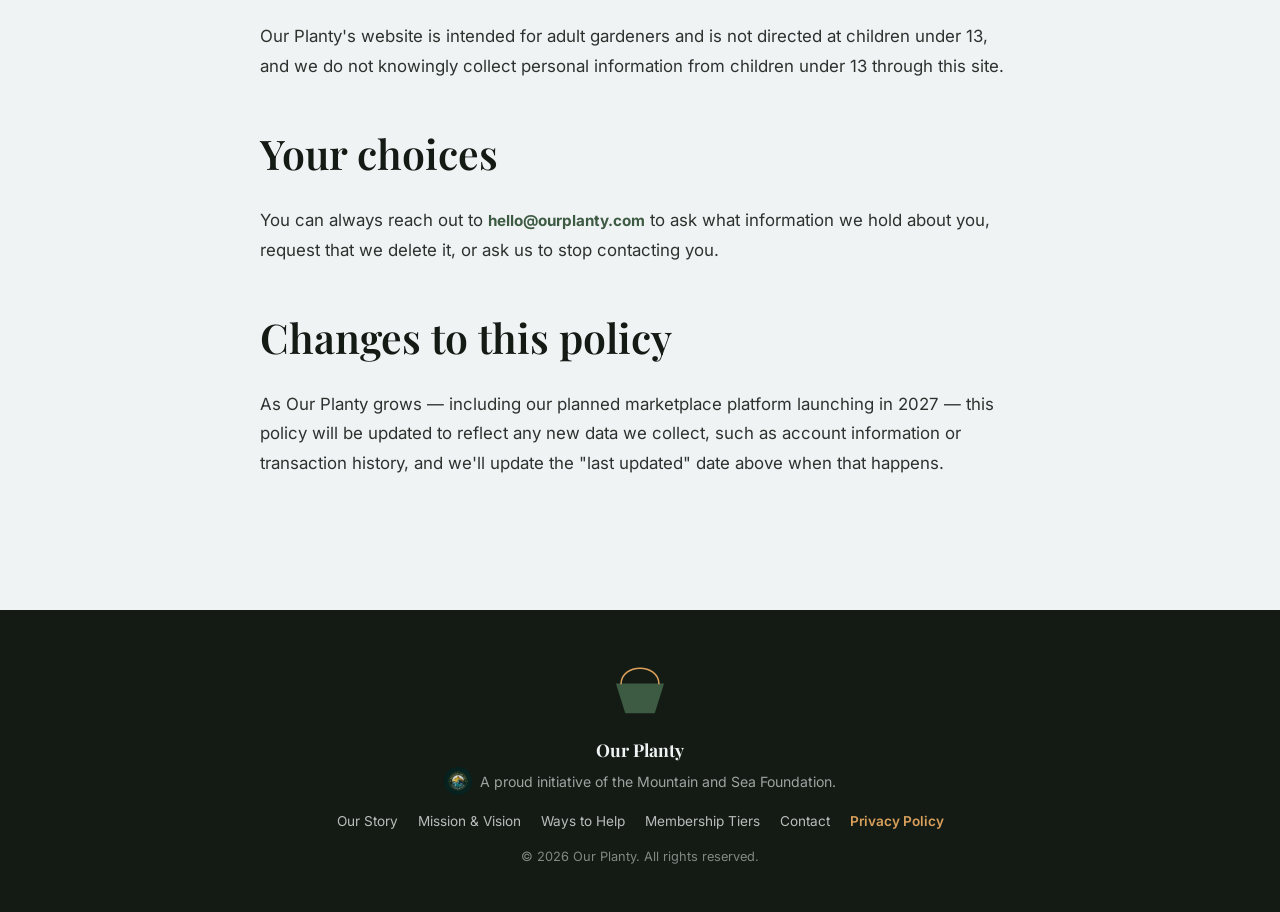
<file: privacy.html>
<!DOCTYPE html>
<html lang="en">
<head>
<meta charset="UTF-8">
<meta name="viewport" content="width=device-width, initial-scale=1.0">
<title>Privacy Policy — Our Planty</title>
<meta name="description" content="How Our Planty and the Mountain and Sea Foundation collect, use, and protect your information.">
<link rel="icon" type="image/svg+xml" href="assets/favicon.svg">
<link rel="icon" type="image/png" href="assets/favicon.png">
<link rel="stylesheet" href="style.css">
</head>
<body>

<a class="skip-link" href="#privacy-main">Skip to content</a>

<header class="nav">
  <div class="nav-inner">
    <a href="https://ourplanty.com" class="nav-brand">
      <svg class="nav-logo" viewBox="0 0 320 330" fill="none" xmlns="http://www.w3.org/2000/svg" role="img" aria-label="Our Planty">
        <polygon points="36,132 284,132 236,285 84,285" fill="#3D5A43"/>
        <path d="M 62 135 C 65 25, 255 25, 258 135" stroke="#D9A05B" stroke-width="8" fill="none"/>
      </svg>
      <span class="nav-wordmark">Our Planty</span>
    </a>
    <nav class="nav-links" aria-label="Primary">
      <a href="index.html#story">Our Story</a>
      <a href="index.html#mission">Mission &amp; Vision</a>
      <a href="index.html#help">Ways to Help</a>
      <a href="membership.html">Membership Tiers</a>
      <a href="contact.html">Contact</a>
    </nav>
    <a href="membership.html" class="btn btn-brass nav-cta">Join Our Planty</a>
    <button class="nav-toggle" aria-label="Open menu" aria-expanded="false" aria-controls="mobile-menu">
      <span></span><span></span><span></span>
    </button>
  </div>
  <nav id="mobile-menu" class="mobile-menu" aria-label="Mobile">
    <a href="index.html#story">Our Story</a>
    <a href="index.html#mission">Mission &amp; Vision</a>
    <a href="index.html#help">Ways to Help</a>
    <a href="membership.html">Membership Tiers</a>
    <a href="contact.html">Contact</a>
    <a href="membership.html" class="btn btn-brass">Join Our Planty</a>
  </nav>
</header>

<main>

  <section class="hero contact-hero">
    <div class="hero-inner">
      <p class="eyebrow eyebrow-light">Your Privacy</p>
      <h1 class="hero-headline contact-headline">Privacy Policy</h1>
      <p class="hero-sub">Last updated August 19, 2026. This page explains what information Our Planty collects, why, and how it's handled.</p>
    </div>
  </section>

  <section class="section section-light" id="privacy-main">
    <div style="max-width:760px; margin:0 auto;">

      <h2 class="section-heading" style="max-width:none;">Who we are</h2>
      <p class="body-text" style="max-width:none;">Our Planty (ourplanty.com) is a community gardening initiative operated by the Mountain and Sea Foundation, a Delaware-incorporated 501(c)(3) private operating foundation based in Chattanooga, Tennessee. This policy covers ourplanty.com. If you have questions about this policy or your information, contact us at <a href="mailto:hello@ourplanty.com" class="support-link">hello@ourplanty.com</a>.</p>

      <h2 class="section-heading" style="max-width:none; margin-top:48px;">What information we collect</h2>
      <p class="body-text" style="max-width:none;">Our Planty's website is a static site with no user accounts, no database, and no server-side processing. We do not use cookies, analytics scripts, or tracking pixels on this site.</p>
      <p class="body-text" style="max-width:none;">The only information we collect is what you choose to give us through our contact form or by emailing us directly — typically your name, email address, and any message content you provide, including which membership tier you're interested in if you select one. Submitting the contact form opens your own email application with that information pre-filled; it is sent from your device directly to <strong>hello@ourplanty.com</strong> and is not stored on our servers, because we don't have any.</p>

      <h2 class="section-heading" style="max-width:none; margin-top:48px;">How we use your information</h2>
      <ul class="bullet-list" style="max-width:none;">
        <li>To respond to your questions, comments, or membership interest.</li>
        <li>To communicate with you about Our Planty and Mountain and Sea Foundation programs, if you've reached out to us.</li>
      </ul>
      <p class="body-text" style="max-width:none;">We do not sell, rent, or share your information with third parties for marketing purposes.</p>

      <h2 class="section-heading" style="max-width:none; margin-top:48px;">Children's privacy</h2>
      <p class="body-text" style="max-width:none;">Our Planty's website is intended for adult gardeners and is not directed at children under 13, and we do not knowingly collect personal information from children under 13 through this site.</p>

      <h2 class="section-heading" style="max-width:none; margin-top:48px;">Your choices</h2>
      <p class="body-text" style="max-width:none;">You can always reach out to <a href="mailto:hello@ourplanty.com" class="support-link">hello@ourplanty.com</a> to ask what information we hold about you, request that we delete it, or ask us to stop contacting you.</p>

      <h2 class="section-heading" style="max-width:none; margin-top:48px;">Changes to this policy</h2>
      <p class="body-text" style="max-width:none;">As Our Planty grows — including our planned marketplace platform launching in 2027 — this policy will be updated to reflect any new data we collect, such as account information or transaction history, and we'll update the "last updated" date above when that happens.</p>

    </div>
  </section>

</main>

<footer class="footer">
  <a href="https://ourplanty.com" aria-label="Our Planty" class="footer-logo-link">
    <svg class="footer-logo" viewBox="0 0 320 330" fill="none" xmlns="http://www.w3.org/2000/svg" role="img" aria-label="Our Planty">
        <polygon points="36,132 284,132 236,285 84,285" fill="#3D5A43"/>
        <path d="M 62 135 C 65 25, 255 25, 258 135" stroke="#D9A05B" stroke-width="8" fill="none"/>
      </svg>
  </a>
  <p class="footer-wordmark">Our Planty</p>
  <a href="https://mountainandseafoundation.org" class="footer-credit" target="_blank" rel="noopener">
    <img src="assets/mountain-and-sea-logo.png" alt="Mountain and Sea Foundation" class="footer-credit-logo">
    <span class="footer-sub">A proud initiative of the Mountain and Sea Foundation.</span>
  </a>
  <nav class="footer-links" aria-label="Footer">
    <a href="index.html#story">Our Story</a>
    <a href="index.html#mission">Mission &amp; Vision</a>
    <a href="index.html#help">Ways to Help</a>
    <a href="membership.html">Membership Tiers</a>
    <a href="contact.html">Contact</a>
    <a href="privacy.html" aria-current="page">Privacy Policy</a>
  </nav>
  <p class="footer-copy">&copy; <span id="year"></span> Our Planty. All rights reserved.</p>
</footer>

<script src="script.js"></script>
</body>
</html>
</file>
<file: style.css>
/* ============================================================
   Self-hosted fonts (replaces Google Fonts CDN calls).
   Loading fonts from fonts.googleapis.com/fonts.gstatic.com sends
   every visitor's IP to Google at page-load with no consent gate —
   hosting the files ourselves removes that third-party request.
   ============================================================ */

@font-face{
  font-family:'Inter';
  font-style:normal;
  font-weight:400;
  font-display:swap;
  src:url('assets/fonts/inter-latin-400-normal.woff2') format('woff2');
}
@font-face{
  font-family:'Inter';
  font-style:normal;
  font-weight:500;
  font-display:swap;
  src:url('assets/fonts/inter-latin-500-normal.woff2') format('woff2');
}
@font-face{
  font-family:'Inter';
  font-style:normal;
  font-weight:600;
  font-display:swap;
  src:url('assets/fonts/inter-latin-600-normal.woff2') format('woff2');
}
@font-face{
  font-family:'Inter';
  font-style:normal;
  font-weight:700;
  font-display:swap;
  src:url('assets/fonts/inter-latin-700-normal.woff2') format('woff2');
}
@font-face{
  font-family:'Inter';
  font-style:normal;
  font-weight:800;
  font-display:swap;
  src:url('assets/fonts/inter-latin-800-normal.woff2') format('woff2');
}
@font-face{
  font-family:'Playfair Display';
  font-style:normal;
  font-weight:500;
  font-display:swap;
  src:url('assets/fonts/playfair-display-latin-500-normal.woff2') format('woff2');
}
@font-face{
  font-family:'Playfair Display';
  font-style:normal;
  font-weight:600;
  font-display:swap;
  src:url('assets/fonts/playfair-display-latin-600-normal.woff2') format('woff2');
}
@font-face{
  font-family:'Playfair Display';
  font-style:normal;
  font-weight:700;
  font-display:swap;
  src:url('assets/fonts/playfair-display-latin-700-normal.woff2') format('woff2');
}
@font-face{
  font-family:'Playfair Display';
  font-style:normal;
  font-weight:800;
  font-display:swap;
  src:url('assets/fonts/playfair-display-latin-800-normal.woff2') format('woff2');
}
@font-face{
  font-family:'Playfair Display';
  font-style:italic;
  font-weight:500;
  font-display:swap;
  src:url('assets/fonts/playfair-display-latin-500-italic.woff2') format('woff2');
}
@font-face{
  font-family:'Playfair Display';
  font-style:italic;
  font-weight:600;
  font-display:swap;
  src:url('assets/fonts/playfair-display-latin-600-italic.woff2') format('woff2');
}

/* Visually hides content while keeping it in the accessibility tree —
   used for headings needed to keep the document outline correct
   (no heading-level skips) without changing the visual design. */
.visually-hidden{
  position:absolute;
  width:1px;
  height:1px;
  padding:0;
  margin:-1px;
  overflow:hidden;
  clip:rect(0,0,0,0);
  white-space:nowrap;
  border:0;
}

/* ============================================================
   Our Planty — design tokens
   Sampled + confirmed from the brand's own logo file & guide:
   --deep-forest  #141B15  near-black, footer / closing section
   --tool-steel   #2C332E  dark neutral, nav / alt-dark sections
   --growth-green #3D5A43  primary green accent
   --brass-orange #D9A05B  warm accent, CTAs (pair with dark text — fails 4.5:1 with white)
   --cloud-white  #F0F3F4  light backgrounds / off-white text on dark
   ============================================================ */

:root{
  --deep-forest:#141B15;
  --tool-steel:#2C332E;
  --growth-green:#3D5A43;
  --growth-green-light:#527a5a;
  --brass-orange:#D9A05B;
  --brass-orange-dark:#c98f45;
  --cloud-white:#F0F3F4;
  --off-white-tint:#E4E7E8;
  /* sampled from the garden-tools photo's background tone */
  --picture-bg:#333B30;

  --font-display:'Playfair Display', Georgia, serif;
  --font-body:'Inter', -apple-system, BlinkMacSystemFont, sans-serif;

  --max-width:1120px;
  --section-pad:clamp(64px, 9vw, 120px);
}

*, *::before, *::after{ box-sizing:border-box; }

html{ scroll-behavior:smooth; }

body{
  margin:0;
  font-family:var(--font-body);
  color:var(--tool-steel);
  background:var(--cloud-white);
  -webkit-font-smoothing:antialiased;
}

img{ max-width:100%; display:block; }

a{ color:inherit; }

.skip-link{
  position:absolute; left:-999px; top:0;
  background:var(--brass-orange); color:var(--deep-forest);
  padding:12px 20px; z-index:200; font-weight:700;
}
.skip-link:focus{ left:12px; top:12px; }

:focus-visible{
  outline:3px solid var(--brass-orange);
  outline-offset:3px;
}

/* ---------- shared type ---------- */

.eyebrow{
  font-family:var(--font-body);
  font-size:0.75rem;
  font-weight:700;
  letter-spacing:0.14em;
  text-transform:uppercase;
  color:var(--growth-green);
  margin:0 0 16px;
}
.eyebrow-light{ color:var(--brass-orange); }

.hero-credit{
  display:inline-flex;
  align-items:center;
  gap:10px;
  text-decoration:none;
  margin-bottom:16px;
  opacity:0.92;
  transition:opacity 0.15s ease;
}
.hero-credit:hover{ opacity:1; }
.hero-credit .eyebrow{ margin-bottom:0; }
.hero-credit-logo{
  width:30px;
  height:30px;
  border-radius:50%;
  flex-shrink:0;
}

.section-heading{
  font-family:var(--font-display);
  font-weight:600;
  font-size:clamp(1.8rem, 3.2vw, 2.6rem);
  line-height:1.2;
  margin:0 0 28px;
  max-width:22ch;
  color:var(--deep-forest);
}

.body-text{
  font-size:1.05rem;
  line-height:1.75;
  max-width:68ch;
  color:var(--tool-steel);
}

/* ---------- buttons ---------- */

.btn{
  display:inline-flex;
  align-items:center;
  justify-content:center;
  padding:14px 28px;
  border-radius:4px;
  font-family:var(--font-body);
  font-weight:700;
  font-size:0.9rem;
  letter-spacing:0.03em;
  text-decoration:none;
  border:1px solid transparent;
  cursor:pointer;
  transition:transform 0.18s ease, filter 0.18s ease, background 0.18s ease;
}
.btn:hover{ transform:translateY(-2px); }

.btn-brass{
  background:var(--brass-orange);
  color:var(--deep-forest);
}
.btn-brass:hover{ background:var(--brass-orange-dark); }

.btn-ghost{
  background:transparent;
  border-color:currentColor;
  color:inherit;
}
.btn-ghost:hover{ background:rgba(240,243,244,0.08); }

/* ---------- nav ---------- */

.nav{
  position:sticky;
  top:0;
  z-index:100;
  background:var(--deep-forest);
  border-bottom:1px solid rgba(240,243,244,0.08);
}

.nav-inner{
  max-width:var(--max-width);
  margin:0 auto;
  padding:14px 24px;
  display:flex;
  align-items:center;
  gap:28px;
}

.nav-brand{
  display:flex;
  align-items:center;
  gap:12px;
  text-decoration:none;
  margin-right:auto;
}

.nav-logo{
  width:58px;
  height:58px;
  flex-shrink:0;
}

.nav-wordmark{
  font-family:var(--font-display);
  font-weight:700;
  font-size:1.35rem;
  color:var(--cloud-white);
  letter-spacing:0.01em;
}

.nav-links{
  display:flex;
  gap:28px;
}

.nav-links a{
  color:var(--cloud-white);
  opacity:0.8;
  text-decoration:none;
  font-size:0.92rem;
  font-weight:500;
  transition:opacity 0.15s ease;
}
.nav-links a:hover{ opacity:1; }
.nav-links a.active,
.mobile-menu a.active{
  opacity:1;
  color:var(--brass-orange);
  font-weight:700;
}

.nav-cta{ padding:11px 22px; font-size:0.85rem; }

.nav-toggle{
  display:none;
  flex-direction:column;
  justify-content:center;
  gap:5px;
  width:38px;
  height:38px;
  background:none;
  border:none;
  cursor:pointer;
}
.nav-toggle span{
  display:block;
  width:100%;
  height:2px;
  background:var(--cloud-white);
}

.mobile-menu{
  display:none;
  flex-direction:column;
  gap:2px;
  background:var(--deep-forest);
  padding:0 24px 20px;
}
.mobile-menu a{
  color:var(--cloud-white);
  text-decoration:none;
  padding:12px 0;
  border-top:1px solid rgba(240,243,244,0.08);
}
.mobile-menu .btn{ margin-top:14px; width:100%; }
.mobile-menu.open{ display:flex; }

@media (max-width:820px){
  .nav-links{ display:none; }
  .nav-cta{ display:none; }
  .nav-toggle{ display:flex; }
}

/* ---------- hero ---------- */

.hero{
  position:relative;
  background-color:var(--picture-bg);
  color:var(--cloud-white);
  overflow:hidden;
  padding:clamp(72px, 12vw, 140px) 24px clamp(64px, 9vw, 110px);
}

.hero-bg-img{
  position:absolute;
  inset:0;
  width:100%;
  height:100%;
  object-fit:cover;
  object-position:center;
  opacity:0.16;
  pointer-events:none;
  user-select:none;
}

.hero-inner{
  position:relative;
  z-index:1;
  max-width:760px;
  margin:0 auto;
  text-align:center;
}

.hero-headline{
  font-family:var(--font-display);
  font-weight:700;
  font-size:clamp(2.6rem, 6vw, 4.6rem);
  line-height:1.08;
  margin:0 0 24px;
  max-width:19ch;
  margin-left:auto;
  margin-right:auto;
}

.hero-sub{
  font-size:1.15rem;
  line-height:1.7;
  max-width:52ch;
  color:rgba(240,243,244,0.82);
  margin:0 auto 36px;
}

.hero-actions{
  display:flex;
  flex-wrap:wrap;
  justify-content:center;
  gap:16px;
}

/* ---------- sections ---------- */

.section{
  padding:var(--section-pad) 24px;
}
.section > *{
  max-width:var(--max-width);
  margin-left:auto;
  margin-right:auto;
}

.section-light{ background:var(--cloud-white); color:var(--tool-steel); }
.section-tint{ background:var(--off-white-tint); color:var(--tool-steel); }

/* mission & vision */

.mv-flow{
  display:flex;
  flex-direction:column;
  gap:44px;
  max-width:var(--max-width);
  margin:0 auto;
}

.mv-block h3{
  font-family:var(--font-display);
  font-weight:600;
  font-size:1.4rem;
  color:var(--deep-forest);
  margin:0 0 16px;
}
.mv-block .body-text{ max-width:none; }

.bullet-list{
  margin:0;
  padding:0;
  list-style:none;
  display:flex;
  flex-direction:column;
  gap:12px;
}
.bullet-list li{
  position:relative;
  padding-left:26px;
  line-height:1.6;
  color:var(--tool-steel);
}
.bullet-list li::before{
  content:"";
  position:absolute;
  left:0;
  top:0.55em;
  width:9px;
  height:9px;
  background:var(--growth-green);
  border-radius:2px;
}

/* core values */

.values-flow{
  display:flex;
  flex-direction:column;
  max-width:var(--max-width);
  margin:0 auto;
  border-top:1px solid rgba(44,51,46,0.14);
}
.value-block{
  padding:28px 0;
  border-bottom:1px solid rgba(44,51,46,0.14);
  display:grid;
  grid-template-columns:minmax(160px, 260px) 1fr;
  gap:24px;
  align-items:baseline;
}
.value-block h3{
  font-family:var(--font-display);
  font-weight:600;
  font-size:1.3rem;
  margin:0;
  color:var(--deep-forest);
}
.value-block p{
  margin:0;
  color:var(--tool-steel);
  line-height:1.65;
  max-width:52ch;
}

@media (max-width:640px){
  .value-block{ grid-template-columns:1fr; gap:8px; }
}

/* ways to help */

.help-grid{
  display:grid;
  grid-template-columns:1fr 1fr;
  gap:24px;
  max-width:var(--max-width);
  margin:0 auto;
}

.help-card{
  background:#FFFFFF;
  border:1px solid rgba(44,51,46,0.12);
  border-radius:8px;
  padding:32px;
  display:flex;
  flex-direction:column;
}
.help-card-head{
  display:flex;
  align-items:center;
  gap:16px;
  margin-bottom:16px;
  min-height:40px;
}
.help-card-head > a{ flex-shrink:0; }
.planty-mark{ width:38px; height:39px; flex-shrink:0; }
.icon-chip{
  display:inline-flex;
  text-decoration:none;
  transition:transform 0.15s ease;
}
.icon-chip:hover{ transform:translateY(-2px); }
.help-card-logo{
  width:40px;
  height:40px;
  max-width:none;
  border-radius:50%;
  flex-shrink:0;
  object-fit:cover;
  transition:transform 0.15s ease;
}
.help-card-head a:hover .help-card-logo{ transform:translateY(-2px); }
.help-card-head h3{
  font-family:var(--font-display);
  font-weight:600;
  font-size:1.35rem;
  margin:0;
  color:var(--deep-forest);
}
.help-card p{
  color:var(--tool-steel);
  line-height:1.65;
  margin:0 0 18px;
  flex-grow:1;
}
.support-link{
  color:var(--growth-green);
  font-weight:700;
  text-decoration:none;
  font-size:0.95rem;
}
.support-link:hover{ text-decoration:underline; }

@media (max-width:760px){
  .help-grid{ grid-template-columns:1fr; }
}

/* closing */

.closing{
  background:var(--cloud-white);
  color:var(--tool-steel);
  text-align:center;
  padding:var(--section-pad) 24px;
}
.closing-tagline{
  font-size:0.8rem;
  font-weight:700;
  letter-spacing:0.22em;
  text-transform:uppercase;
  color:var(--growth-green);
  margin:0 0 20px;
}
.closing-heading{
  font-family:var(--font-display);
  font-weight:600;
  font-size:clamp(1.8rem, 3.6vw, 2.8rem);
  line-height:1.3;
  max-width:900px;
  margin:0 auto 36px;
  color:var(--deep-forest);
}
.closing .hero-actions{ justify-content:center; }
.closing-sub{
  max-width:60ch;
  margin:0 auto 32px;
  color:var(--tool-steel);
  font-size:1.05rem;
  line-height:1.65;
}

/* ---------- footer ---------- */

.footer{
  background:var(--deep-forest);
  color:rgba(240,243,244,0.7);
  text-align:center;
  padding:48px 24px;
}
.footer-logo-link{
  display:inline-flex;
  margin:0 auto 16px;
  transition:transform 0.15s ease;
}
.footer-logo-link:hover{ transform:translateY(-2px); }
.footer-logo{
  width:64px;
  height:64px;
}
.footer-wordmark{
  font-family:var(--font-display);
  font-weight:700;
  font-size:1.1rem;
  color:var(--cloud-white);
  margin:0 0 6px;
}
.footer-sub{
  font-size:0.88rem;
  margin:0;
}

.footer-credit{
  display:inline-flex;
  align-items:center;
  gap:8px;
  text-decoration:none;
  color:inherit;
  margin-bottom:18px;
  opacity:0.9;
  transition:opacity 0.15s ease;
}
.footer-credit:hover{ opacity:1; }
.footer-credit-logo{
  width:28px;
  height:28px;
  border-radius:50%;
  flex-shrink:0;
}
.footer-copy{
  font-size:0.8rem;
  margin:0;
  color:rgba(240,243,244,0.5);
}

.footer-links{
  display:flex;
  flex-wrap:wrap;
  justify-content:center;
  gap:8px 20px;
  margin:0 0 20px;
}
.footer-links a{
  color:rgba(240,243,244,0.75);
  text-decoration:none;
  font-size:0.85rem;
  transition:color 0.15s ease;
}
.footer-links a:hover{ color:var(--cloud-white); }
.footer-links a[aria-current="page"]{ color:var(--brass-orange); font-weight:600; }

/* ---------- contact page ---------- */

.contact-hero{ padding-bottom:clamp(56px, 8vw, 90px); }
.contact-headline{ max-width:20ch; }

.membership-hero-inner{ max-width:1100px; }
.membership-headline{ max-width:none; }

.contact-grid{
  display:grid;
  grid-template-columns:1.3fr 1fr;
  gap:48px;
  max-width:var(--max-width);
  margin:0 auto;
  align-items:start;
}

@media (max-width:820px){
  .contact-grid{ grid-template-columns:1fr; gap:40px; }
}

.contact-form{
  display:flex;
  flex-direction:column;
  gap:20px;
  margin-top:8px;
  max-width:560px;
}

.form-row{
  display:flex;
  flex-direction:column;
  gap:8px;
}

.form-row label{
  font-size:0.85rem;
  font-weight:600;
  color:var(--tool-steel);
}

.form-row input,
.form-row textarea,
.form-row select{
  font-family:var(--font-body);
  font-size:1rem;
  padding:12px 14px;
  border:1px solid rgba(44,51,46,0.25);
  border-radius:6px;
  background:#FFFFFF;
  color:var(--tool-steel);
  resize:vertical;
}

.form-row select{
  appearance:none;
  -webkit-appearance:none;
  background-image:url("data:image/svg+xml;utf8,<svg xmlns='http://www.w3.org/2000/svg' viewBox='0 0 20 20' fill='none'><path d='M5.5 8L10 12.5L14.5 8' stroke='%232C332E' stroke-width='1.8' stroke-linecap='round' stroke-linejoin='round'/></svg>");
  background-repeat:no-repeat;
  background-position:right 14px center;
  background-size:16px;
  padding-right:38px;
  cursor:pointer;
}

.form-row input:focus,
.form-row textarea:focus,
.form-row select:focus{
  outline:none;
  border-color:var(--growth-green);
  box-shadow:0 0 0 3px rgba(61,90,67,0.15);
}

.contact-form .btn{
  align-self:flex-start;
  border:none;
  cursor:pointer;
  font-family:var(--font-body);
}

.form-note{
  font-size:0.85rem;
  line-height:1.6;
  color:rgba(44,51,46,0.82);
  margin:0;
}
.form-note strong{ color:var(--growth-green); }
.form-note a{ color:var(--growth-green); font-weight:700; text-decoration:underline; }

.form-status{
  font-size:0.9rem;
  line-height:1.6;
  color:var(--deep-forest);
  background:var(--off-white-tint);
  border-left:3px solid var(--growth-green);
  padding:12px 14px;
  border-radius:4px;
  margin:0;
}
.form-status:empty{ display:none; }
.form-status a{ color:var(--growth-green); font-weight:700; }

.contact-info-card{
  background:#FFFFFF;
  border:1px solid rgba(44,51,46,0.12);
  border-radius:8px;
  padding:32px;
}
.contact-info-card.highlight{
  animation:card-highlight 1.6s ease;
}
@keyframes card-highlight{
  0%{ box-shadow:0 0 0 3px rgba(61,90,67,0.45); }
  100%{ box-shadow:0 0 0 0 rgba(61,90,67,0); }
}
.contact-info-card h2{
  font-family:var(--font-display);
  font-weight:600;
  font-size:1.5rem;
  margin:0 0 16px;
  color:var(--deep-forest);
  word-break:break-word;
}

.contact-divider{
  border:none;
  border-top:1px solid rgba(44,51,46,0.12);
  margin:28px 0 20px;
}

.contact-info-text{
  color:var(--tool-steel);
  line-height:1.65;
  margin:0 0 24px;
}

.email-copy-row{
  display:flex;
  align-items:center;
  gap:10px;
  flex-wrap:wrap;
  margin-bottom:12px;
}

.email-display{
  font-family:var(--font-body);
  font-size:0.92rem;
  background:var(--off-white-tint);
  border:1px solid rgba(44,51,46,0.12);
  border-radius:6px;
  padding:10px 14px;
  color:var(--deep-forest);
  user-select:all;
  flex:1 1 auto;
  min-width:0;
  overflow-wrap:break-word;
}

.copy-btn{
  display:inline-flex;
  align-items:center;
  gap:6px;
  padding:10px 16px;
  border-radius:6px;
  border:1px solid var(--growth-green);
  background:transparent;
  color:var(--growth-green);
  font-family:var(--font-body);
  font-weight:700;
  font-size:0.85rem;
  cursor:pointer;
  transition:background 0.15s ease, color 0.15s ease;
  flex-shrink:0;
}
.copy-btn:hover{ background:var(--growth-green); color:var(--cloud-white); }
.copy-btn.copied{ background:var(--growth-green); color:var(--cloud-white); border-color:var(--growth-green); }
.copy-icon{ width:16px; height:16px; flex-shrink:0; }

.copy-feedback{
  min-height:1.2em;
  font-size:0.85rem;
  color:var(--growth-green);
  font-weight:600;
  margin:0 0 16px;
}

.mailto-fallback{ display:inline-block; }

/* ---------- membership page ---------- */

.membership-hero{ padding-bottom:clamp(56px, 8vw, 90px); }

.fee-callout{
  max-width:560px;
  margin:32px auto 0;
  background:#FFFFFF;
  border-radius:12px;
  padding:18px 26px;
  display:flex;
  align-items:center;
  justify-content:center;
  gap:14px;
  flex-wrap:wrap;
  text-align:left;
}
.fee-callout .fee-amount{
  font-family:var(--font-display);
  font-weight:700;
  font-size:1.6rem;
  color:#976b34;
  flex-shrink:0;
}
.fee-callout p{
  margin:0;
  color:var(--tool-steel);
  font-size:0.95rem;
  max-width:34ch;
}

.tiers-sub{ margin-bottom:44px; }

.tier-grid{
  display:flex;
  flex-direction:column;
  gap:20px;
  max-width:var(--max-width);
  margin:0 auto;
}

.tier-card{
  background:#FFFFFF;
  border:1px solid rgba(44,51,46,0.12);
  border-radius:8px;
  padding:32px 36px;
  position:relative;
  overflow:hidden;
}

.tier-watermark{
  position:absolute;
  right:56px;
  top:50%;
  transform:translateY(-50%);
  width:128px;
  height:128px;
  color:var(--growth-green);
  opacity:0.22;
  pointer-events:none;
}

.tier-content{
  position:relative;
  z-index:1;
  display:flex;
  flex-direction:column;
  gap:12px;
  max-width:600px;
}

.tier-name-row{
  display:flex;
  align-items:center;
  gap:12px;
}

.tier-badge{
  display:none;
  flex-shrink:0;
  width:38px;
  height:38px;
  border-radius:50%;
  background:var(--growth-green);
  align-items:center;
  justify-content:center;
  color:#F0F3F4;
}

.tier-badge svg{
  width:20px;
  height:20px;
}

@media (max-width:1000px){
  .tier-watermark{ display:none; }
  .tier-badge{ display:inline-flex; }
}

.tier-rank{
  font-size:0.75rem;
  letter-spacing:0.14em;
  text-transform:uppercase;
  font-weight:700;
  color:var(--growth-green);
}

.tier-name{
  font-family:var(--font-display);
  font-weight:600;
  font-size:1.3rem;
  color:var(--deep-forest);
  margin:0;
}

.tier-requirement{
  font-size:0.92rem;
  color:var(--tool-steel);
  margin:0;
}
.tier-requirement strong{ color:var(--deep-forest); }

.tier-perks{
  list-style:none;
  margin:4px 0 0;
  padding:0;
  display:flex;
  flex-direction:column;
  gap:8px;
}
.tier-perks li{
  font-size:0.9rem;
  line-height:1.5;
  color:var(--tool-steel);
  padding-left:20px;
  position:relative;
}
.tier-perks li::before{
  content:"";
  position:absolute;
  left:0;
  top:0.5em;
  width:7px;
  height:7px;
  border-radius:50%;
  background:var(--growth-green);
}

/* ---------- reduced motion ---------- */

@media (prefers-reduced-motion: reduce){
  html{ scroll-behavior:auto; }
  .btn,
  .icon-chip,
  .footer-logo-link,
  .help-card-logo,
  .hero-credit{
    transition:none;
  }
  .contact-info-card.highlight{ animation:none; box-shadow:0 0 0 3px rgba(61,90,67,0.45); }
}
</file>
